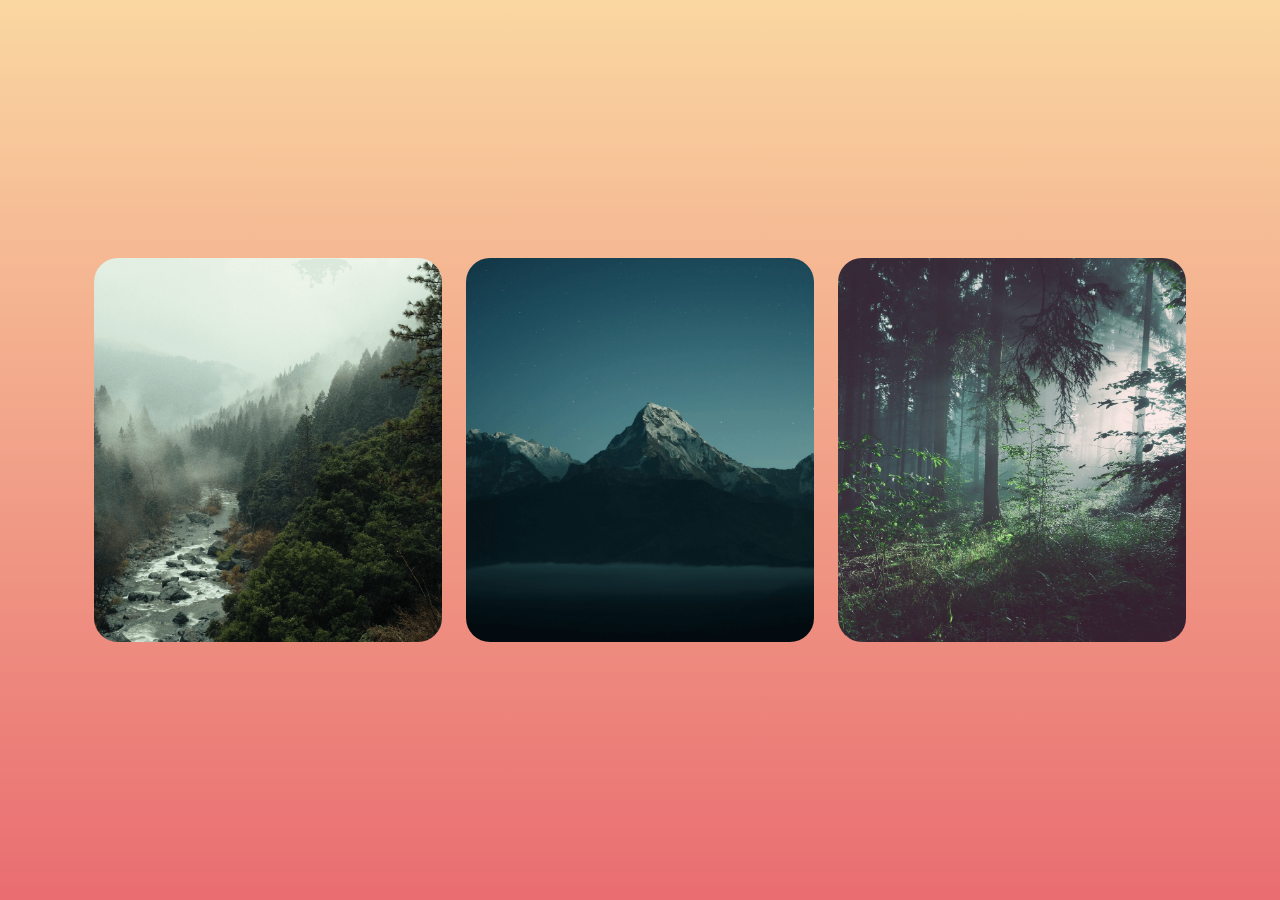
<file: index.html>
<!DOCTYPE html>
<html lang="en">
<head>
    <meta charset="UTF-8">
    <meta name="viewport" content="width=device-width, initial-scale=1.0">
    <title>Card Design</title>
    <link rel="stylesheet" href="css/style.css">
</head>
<body>
      <div class="container">
         <div class="card__container">
            <article class="card__article">
               <img src="image/landscape-1.png" alt="image" class="card__img">

               <div class="card__data">
                  <span class="card__description">Vancouver Mountains, Canada</span>
                  <h2 class="card__title">The Great Path</h2>
                  <a href="#" class="card__button">Read More</a>
               </div>
            </article>

            <article class="card__article">
               <img src="image/landscape-2.png" alt="image" class="card__img">

               <div class="card__data">
                  <span class="card__description">Poon Hill, Nepal</span>
                  <h2 class="card__title">Starry Night</h2>
                  <a href="#" class="card__button">Read More</a>
               </div>
            </article>

            <article class="card__article">
               <img src="image/landscape-3.png" alt="image" class="card__img">

               <div class="card__data">
                  <span class="card__description">Bojcin Forest, Serbia</span>
                  <h2 class="card__title">Path Of Peace</h2>
                  <a href="#" class="card__button">Read More</a>
               </div>
            </article>
         </div>
      </div>
</body>
</html>
</file>
<file: css/style.css>
/*=============== GOOGLE FONTS ===============*/
@import url("https://fonts.googleapis.com/css2?family=Poppins:wght@400;500&display=swap");

/*=============== VARIABLES CSS ===============*/
:root {
  /*========== Colors ==========*/
  /*Color mode HSL(hue, saturation, lightness)*/
  --first-color: hsl(82, 60%, 28%);
  --title-color: hsl(0, 0%, 15%);
  --text-color: hsl(0, 0%, 35%);
  --body-color: hsl(0, 0%, 95%);
  --container-color: hsl(0, 0%, 100%);

  /*========== Font and typography ==========*/
  /*.5rem = 8px | 1rem = 16px ...*/
  --body-font: "Poppins", sans-serif;
  --h2-font-size: 1.25rem;
  --small-font-size: .813rem;
}

/*========== Responsive typography ==========*/
@media screen and (min-width: 1120px) {
  :root {
    --h2-font-size: 1.5rem;
    --small-font-size: .875rem;
  }
}

/*=============== BASE ===============*/
* {
  box-sizing: border-box;
  padding: 0;
  margin: 0; 
}

body {
  font-family: var(--body-font);
  background-color: var(--body-color);
  color: var(--text-color);
  background: linear-gradient(#FAD7A1,#E96D71);
}

img {
  display: block;
  max-width: 100%;
  height: auto;
}

/*=============== CARD ===============*/
.container {
  display: grid;
  place-items: center;
  margin-inline: 1.5rem;
  padding-block: 5rem;
}

.card__container {
  display: grid;
  row-gap: 3.5rem;
}

.card__article {
  position: relative;
  overflow: hidden;
}

.card__img {
  width: 328px;
  border-radius: 1.5rem;
}

.card__data {
  width: 280px;
  background-color: var(--container-color);
  padding: 1.5rem 2rem;
  box-shadow: 0 8px 24px hsla(0, 0%, 0%, .15);
  border-radius: 1rem;
  position: absolute;
  bottom: -9rem;
  left: 0;
  right: 0;
  margin-inline: auto;
  opacity: 0;
  transition: opacity 1s 1s;
}

.card__description {
  display: block;
  font-size: var(--small-font-size);
  margin-bottom: .25rem;
}

.card__title {
  font-size: var(--h2-font-size);
  font-weight: 500;
  color: var(--title-color);
  margin-bottom: .75rem;
}

.card__button {
  text-decoration: none;
  font-size: var(--small-font-size);
  font-weight: 500;
  color: var(--first-color);
}

.card__button:hover {
  text-decoration: underline;
}

/* Naming animations in hover */
.card__article:hover .card__data {
  animation: show-data 1s forwards;
  opacity: 1;
  transition: opacity .3s;
}

.card__article:hover {
  animation: remove-overflow 2s forwards;
}

.card__article:not(:hover) {
  animation: show-overflow 2s forwards;
}

.card__article:not(:hover) .card__data {
  animation: remove-data 1s forwards;
}

/* Card animation */
@keyframes show-data {
  50% {
    transform: translateY(-10rem);
  }
  100% {
    transform: translateY(-7rem);
  }
}

@keyframes remove-overflow {
  to {
    overflow: initial;
  }
}

@keyframes remove-data {
  0% {
    transform: translateY(-7rem);
  }
  50% {
    transform: translateY(-10rem);
  }
  100% {
    transform: translateY(.5rem);
  }
}

@keyframes show-overflow {
  0% {
    overflow: initial;
    pointer-events: none;
  }
  50% {
    overflow: hidden;
  }
}

/*=============== BREAKPOINTS ===============*/
/* For small devices */
@media screen and (max-width: 340px) {
  .container {
    margin-inline: 1rem;
  }

  .card__data {
    width: 250px;
    padding: 1rem;
  }
}

/* For medium devices */
@media screen and (min-width: 768px) {
  .card__container {
    grid-template-columns: repeat(2, 1fr);
    column-gap: 1.5rem;
  }
}

/* For large devices */
@media screen and (min-width: 1120px) {
  .container {
    height: 100vh;
  }

  .card__container {
    grid-template-columns: repeat(3, 1fr);
  }
  .card__img {
    width: 348px;
  }
  .card__data {
    width: 316px;
    padding-inline: 2.5rem;
  }
}
</file>
